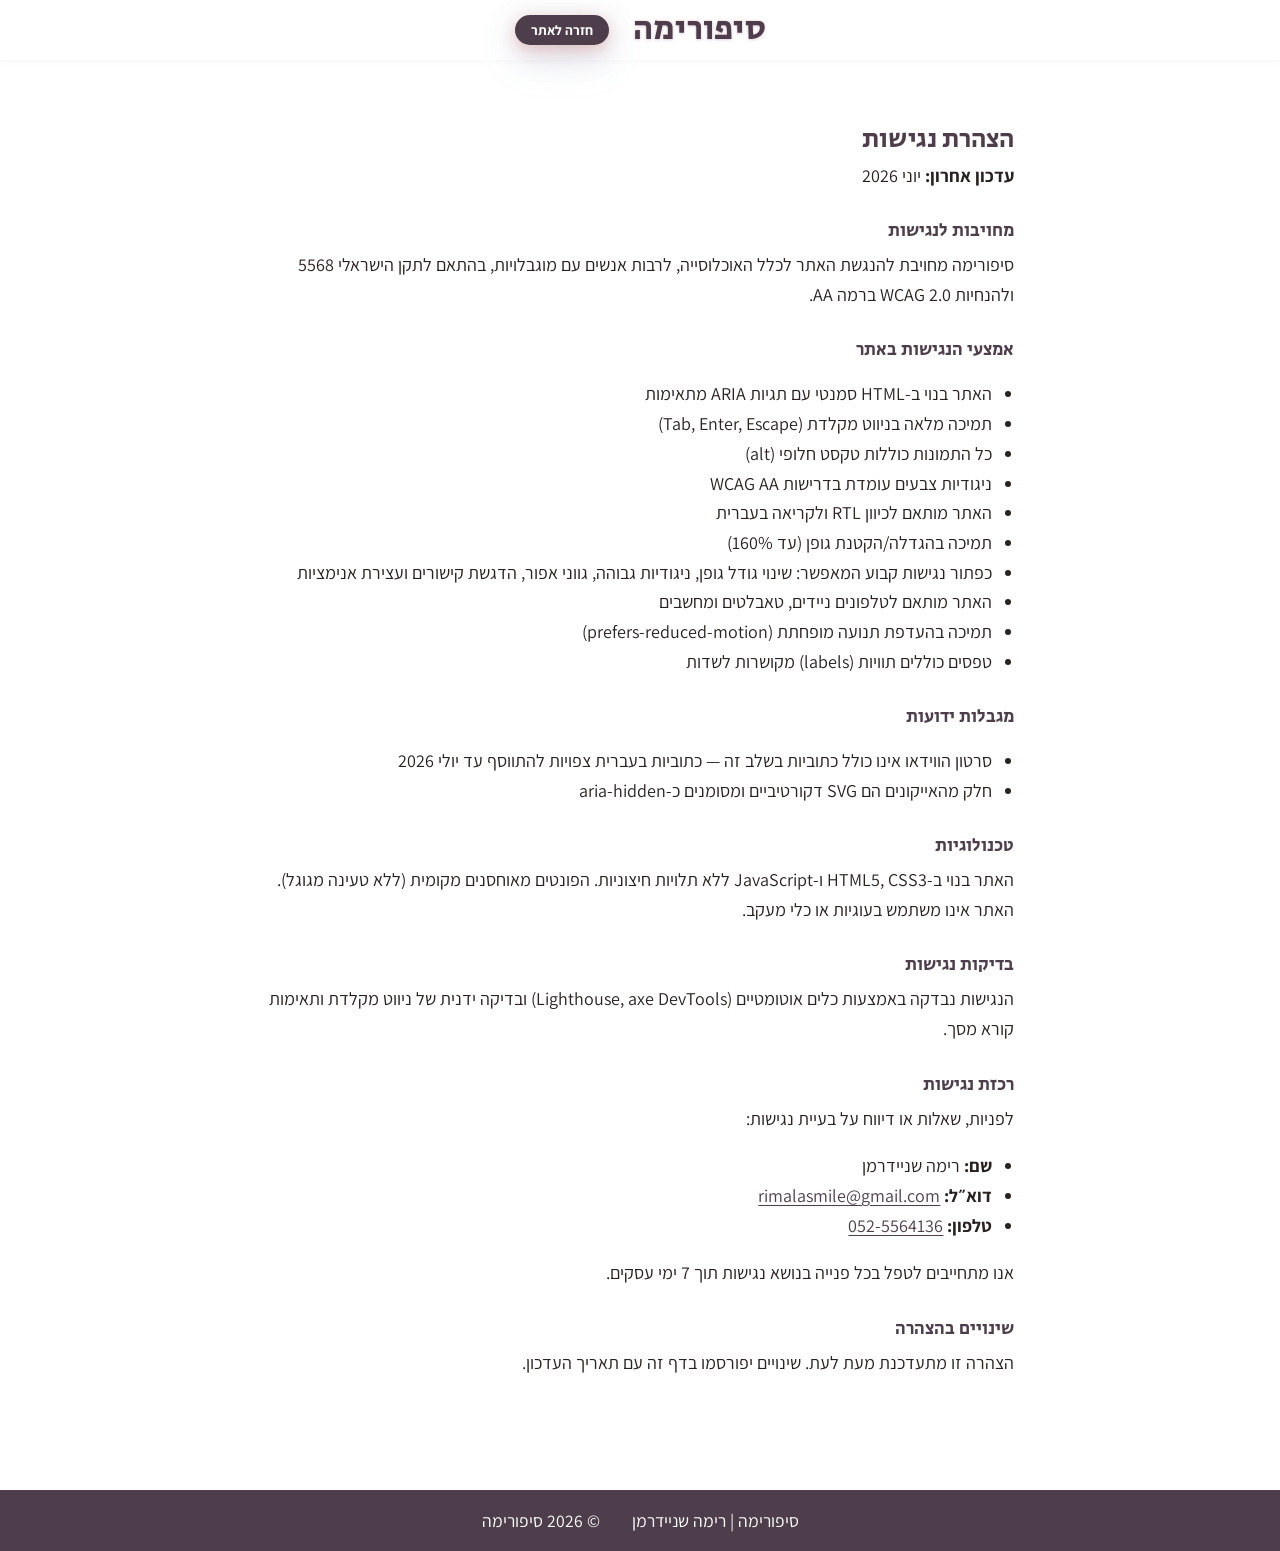
<file: website/accessibility.html>
<!DOCTYPE html>
<html lang="he" dir="rtl">
<head>
  <meta charset="UTF-8">
  <meta name="viewport" content="width=device-width, initial-scale=1.0">
  <title>הצהרת נגישות | סיפורימה</title>
  <meta name="description" content="הצהרת נגישות אתר סיפורימה — עמידה בתקן הישראלי 5568 וב-WCAG 2.0 AA. ניווט מקלדת, ניגודיות צבעים, טקסט חלופי לתמונות וכפתור נגישות קבוע.">
  <link rel="canonical" href="https://sipurima.com/accessibility.html">
  <link rel="icon" type="image/png" sizes="32x32" href="assets/favicon-32.png?v=2">
  <link rel="icon" type="image/png" sizes="16x16" href="assets/favicon-16.png?v=2">
  <link rel="apple-touch-icon" href="assets/apple-touch-icon.png?v=2">
  <link rel="stylesheet" href="style.css?v=4">
</head>
<body>
  <nav class="nav">
    <div class="container nav__inner">
      <a href="/" class="nav__brand">סיפורימה</a>
      <div class="nav__actions">
        <a href="/" class="btn btn--secondary btn--back">חזרה לאתר</a>
      </div>
    </div>
  </nav>

  <main>
    <div class="section">
      <div class="container content-page">
        <h1>הצהרת נגישות</h1>
        <p><strong>עדכון אחרון:</strong> יוני 2026</p>

        <h2>מחויבות לנגישות</h2>
        <p>סיפורימה מחויבת להנגשת האתר לכלל האוכלוסייה, לרבות אנשים עם מוגבלויות, בהתאם לתקן הישראלי 5568 ולהנחיות WCAG 2.0 ברמה AA.</p>

        <h2>אמצעי הנגישות באתר</h2>
        <ul>
          <li>האתר בנוי ב-HTML סמנטי עם תגיות ARIA מתאימות</li>
          <li>תמיכה מלאה בניווט מקלדת (Tab, Enter, Escape)</li>
          <li>כל התמונות כוללות טקסט חלופי (alt)</li>
          <li>ניגודיות צבעים עומדת בדרישות WCAG AA</li>
          <li>האתר מותאם לכיוון RTL ולקריאה בעברית</li>
          <li>תמיכה בהגדלה/הקטנת גופן (עד 160%)</li>
          <li>כפתור נגישות קבוע המאפשר: שינוי גודל גופן, ניגודיות גבוהה, גווני אפור, הדגשת קישורים ועצירת אנימציות</li>
          <li>האתר מותאם לטלפונים ניידים, טאבלטים ומחשבים</li>
          <li>תמיכה בהעדפת תנועה מופחתת (prefers-reduced-motion)</li>
          <li>טפסים כוללים תוויות (labels) מקושרות לשדות</li>
        </ul>

        <h2>מגבלות ידועות</h2>
        <ul>
          <li>סרטון הווידאו אינו כולל כתוביות בשלב זה — כתוביות בעברית צפויות להתווסף עד יולי 2026</li>
          <li>חלק מהאייקונים הם SVG דקורטיביים ומסומנים כ-aria-hidden</li>
        </ul>

        <h2>טכנולוגיות</h2>
        <p>האתר בנוי ב-HTML5, CSS3 ו-JavaScript ללא תלויות חיצוניות. הפונטים מאוחסנים מקומית (ללא טעינה מגוגל). האתר אינו משתמש בעוגיות או כלי מעקב.</p>

        <h2>בדיקות נגישות</h2>
        <p>הנגישות נבדקה באמצעות כלים אוטומטיים (Lighthouse, axe DevTools) ובדיקה ידנית של ניווט מקלדת ותאימות קורא מסך.</p>

        <h2>רכזת נגישות</h2>
        <p>לפניות, שאלות או דיווח על בעיית נגישות:</p>
        <ul>
          <li><strong>שם:</strong> רימה שניידרמן</li>
          <li><strong>דוא״ל:</strong> <a href="mailto:rimalasmile@gmail.com">rimalasmile@gmail.com</a></li>
          <li><strong>טלפון:</strong> <a href="tel:+972525564136">052-5564136</a></li>
        </ul>
        <p>אנו מתחייבים לטפל בכל פנייה בנושא נגישות תוך 7 ימי עסקים.</p>

        <h2>שינויים בהצהרה</h2>
        <p>הצהרה זו מתעדכנת מעת לעת. שינויים יפורסמו בדף זה עם תאריך העדכון.</p>
      </div>
    </div>
  </main>

  <footer class="footer">
    <div class="container footer__row">
      <p class="footer__name">סיפורימה | רימה שניידרמן</p>
      <p class="footer__credit">&copy; <span id="year"></span> סיפורימה</p>
    </div>
  </footer>
  <script src="script.js" defer></script>
</body>
</html>
</file>
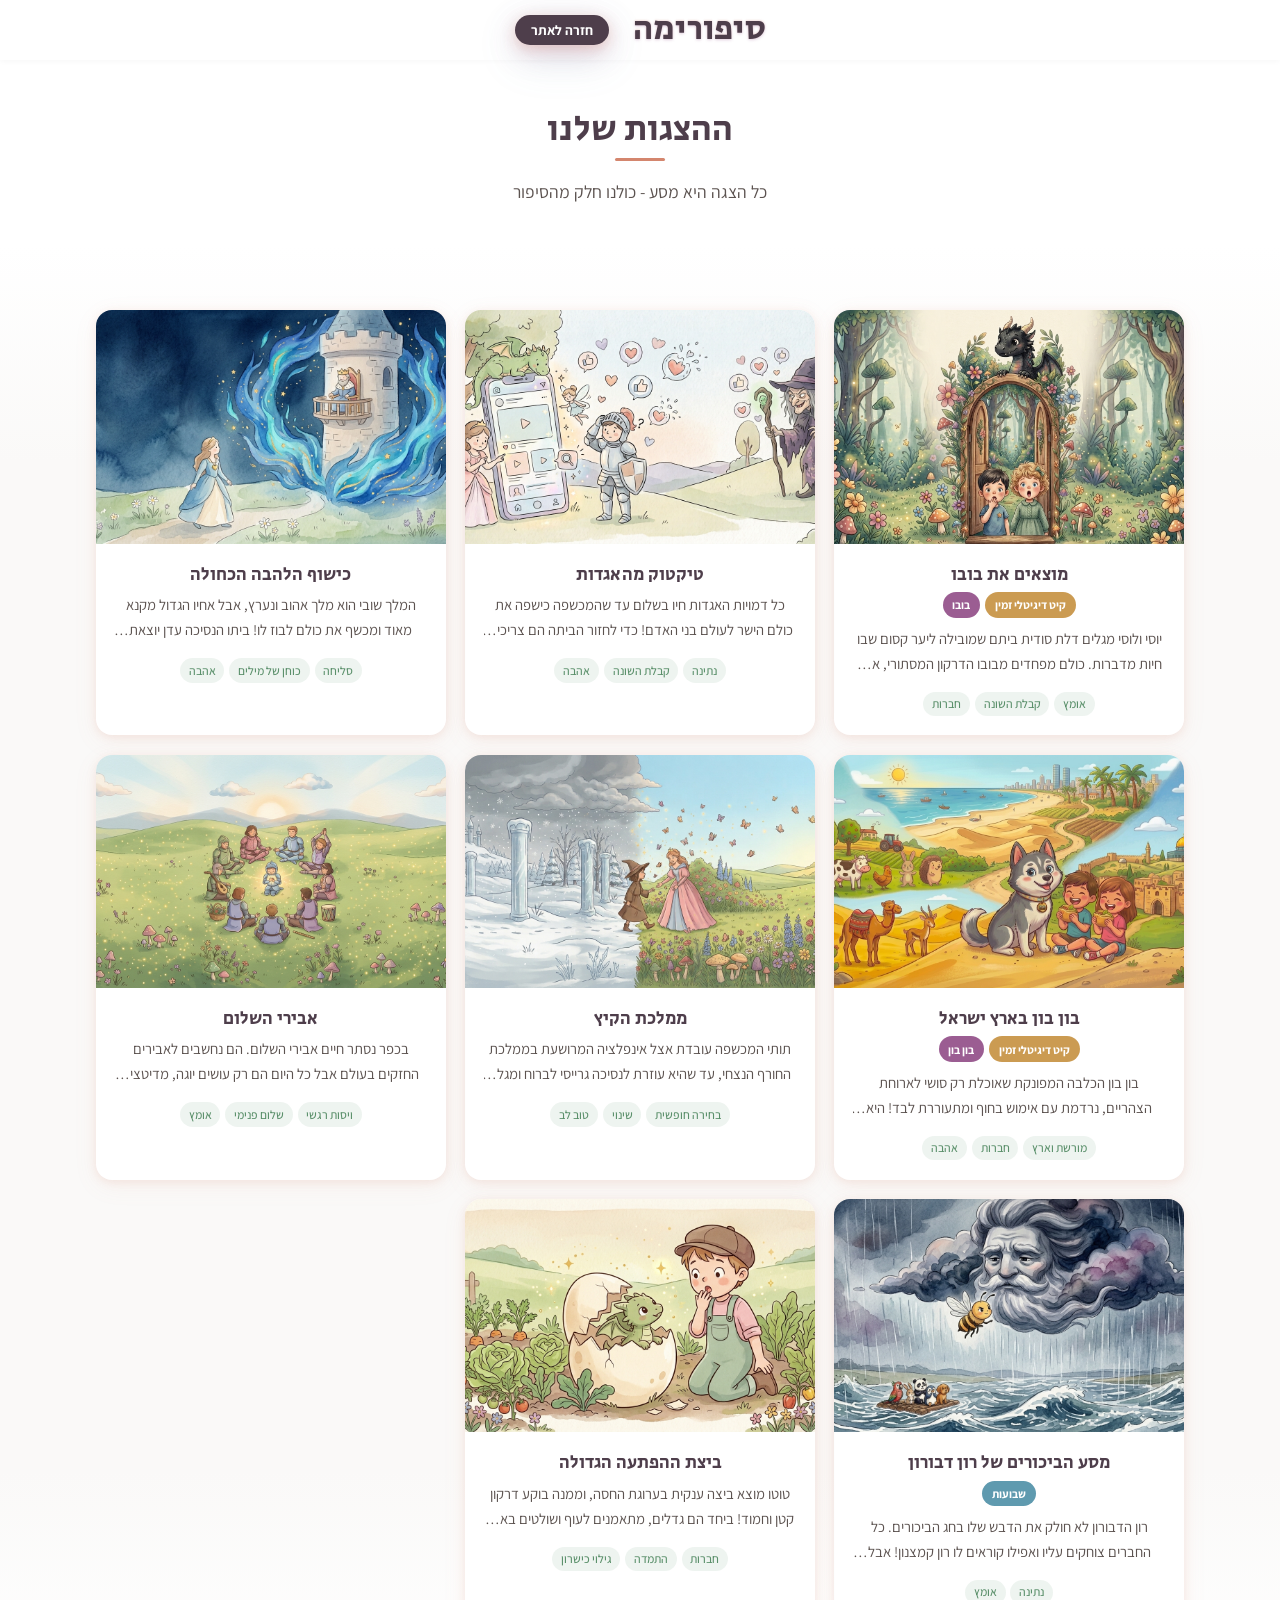
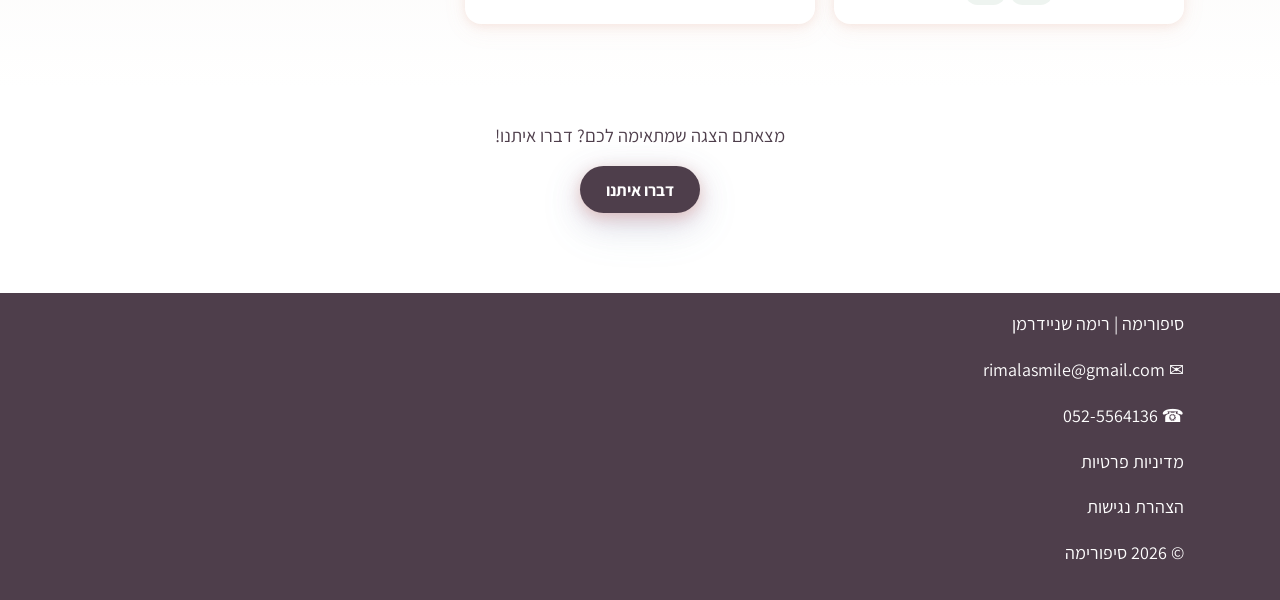
<file: website/catalog.html>
<!DOCTYPE html>
<html lang="he" dir="rtl">
<head>
  <meta charset="UTF-8">
  <meta name="viewport" content="width=device-width, initial-scale=1.0">
  <title>קטלוג הצגות | סיפורימה</title>
  <meta name="description" content="קטלוג ההצגות של סיפורימה - הצגות מקור בהשתתפות הילדים, לגנים, בתי ספר ואירועים. בחרו לפי ערכים, חגים או גיל.">
  <link rel="canonical" href="https://sipurima.com/catalog.html">
  <link rel="icon" type="image/png" sizes="32x32" href="assets/favicon-32.png?v=2">
  <link rel="icon" type="image/png" sizes="16x16" href="assets/favicon-16.png?v=2">
  <link rel="apple-touch-icon" href="assets/apple-touch-icon.png?v=2">
  <link rel="stylesheet" href="style.css?v=4">
</head>
<body>
  <nav class="nav">
    <div class="container nav__inner">
      <a href="/" class="nav__brand">סיפורימה</a>
      <div class="nav__actions">
        <a href="/" class="btn btn--secondary btn--back">חזרה לאתר</a>
      </div>
    </div>
  </nav>

  <main>
    <div class="page-header">
      <div class="container">
        <h1 class="section__title">ההצגות שלנו</h1>
        <div class="page-header__line page-header__line--pink"></div>
        <p class="catalog__subtitle">כל הצגה היא מסע - כולנו חלק מהסיפור</p>
      </div>
    </div>

    <div class="section catalog">
      <div class="container">

        <div class="catalog__grid" id="catalog-grid"></div>

        <p class="catalog__empty" id="catalog-empty" hidden>לא נמצאו הצגות לפי הסינון שבחרתם. נסו שילוב אחר!</p>

      </div>
    </div>

    <div class="section catalog__cta">
      <div class="container" style="text-align: center;">
        <p class="catalog__cta-text">מצאתם הצגה שמתאימה לכם? דברו איתנו!</p>
        <a href="https://wa.me/972525564136?text=%D7%94%D7%99%D7%99%20%D7%A8%D7%99%D7%9E%D7%94%2C%20%D7%90%D7%A9%D7%9E%D7%97%20%D7%9C%D7%A9%D7%9E%D7%95%D7%A2%20%D7%A2%D7%9C%20%D7%94%D7%94%D7%A6%D7%92%D7%95%D7%AA%20%D7%A9%D7%9C%D7%9A!" target="_blank" rel="noopener noreferrer" class="btn btn--primary">דברו איתנו</a>
      </div>
    </div>
  </main>

  <footer class="footer">
    <div class="container footer__inner">
      <p class="footer__brand">סיפורימה | רימה שניידרמן</p>
      <p>✉ <a href="mailto:rimalasmile@gmail.com">rimalasmile@gmail.com</a></p>
      <p>☎ <a href="tel:+972525564136">052-5564136</a></p>
      <p><a href="privacy.html">מדיניות פרטיות</a></p>
      <p><a href="accessibility.html">הצהרת נגישות</a></p>
      <p class="footer__credit">&copy; <span id="year"></span> סיפורימה</p>
    </div>
  </footer>

  <script>
  (function () {
    document.getElementById('year').textContent = new Date().getFullYear();

    // ═══════════ SHOW DATA ═══════════
    // Each show: id, title, synopsis, values[], series, holiday, hasKit
    // Rima picks ~20 from Bini's 40. Update this array to add/remove shows.
    // Images: place show poster at assets/images/shows/{id}.jpg (added later via Nano Banana)
    var shows = [
      {
        id: 'bobo-forest',
        title: 'מוצאים את בובו',
        synopsis: 'יוסי ולוסי מגלים דלת סודית ביתם שמובילה ליער קסום שבו חיות מדברות. כולם מפחדים מבובו הדרקון המסתורי, אבל כשהגיבורים יוצאים למצוא אותו הם מגלים שהוא בסך הכל דרקון קטן ומצונן שצריך כוס תה וחיבוק.',
        values: ['אומץ', 'קבלת השונה', 'חברות'],
        series: 'בובו',
        holiday: null,
        hasKit: true
      },
      {
        id: 'forest-asleep',
        title: 'היער הקסום שלא התעורר',
        synopsis: 'יער קסום נרדם יום אחד ולא התעורר. הצבעים נעלמו, השעון הקסום נעצר והכל קפא. הילדים יוצאים למסע למציאת ארבעה מפתחות קסומים עד שהיער חוזר לחיים!',
        values: ['שיתוף פעולה', 'דמיון', 'מיינדפולנס'],
        series: 'בובו',
        holiday: null,
        hasKit: false
      },
      {
        id: 'tiktok',
        title: 'טיקטוק מהאגדות',
        synopsis: 'כל דמויות האגדות חיו בשלום עד שהמכשפה כישפה את כולם הישר לעולם בני האדם! כדי לחזור הביתה הם צריכים למצוא המון המון אהבה. הם מנסים לקבל אותה בטיקטוק, אבל בסופו של דבר לומדים שאהבה אמיתית לא באה מלייקים.',
        values: ['נתינה', 'קבלת השונה', 'אהבה'],
        series: null,
        holiday: null,
        hasKit: false
      },
      {
        id: 'blue-flame',
        title: 'כישוף הלהבה הכחולה',
        synopsis: 'המלך שובי הוא מלך אהוב ונערץ, אבל אחיו הגדול מקנא מאוד ומכשף את כולם לבוז לו! ביתו הנסיכה עדן יוצאת למסע לשבירת הכישוף, ויחד אנחנו מגלים מה הכח הכי חזק בעולם.',
        values: ['סליחה', 'כוחן של מילים', 'אהבה'],
        series: null,
        holiday: null,
        hasKit: false
      },
      {
        id: 'bonbon-israel',
        title: 'בון בון בארץ ישראל',
        synopsis: 'בון בון הכלבה המפונקת שאוכלת רק סושי לארוחת הצהריים, נרדמת עם אימוש בחוף ומתעוררת לבד! היא יוצאת למסע מרגש ברחבי ישראל, מקיבוץ נחשולים דרך אילת ועד הכותל, ובכל מקום מגלה חברים חדשים ומקומות נפלאים ואפילו אהבה מפתיעה לפיתה עם חומוס ומלפפון חמוץ!',
        values: ['מורשת וארץ', 'חברות', 'אהבה'],
        series: 'בון בון',
        holiday: null,
        hasKit: true
      },
      {
        id: 'bonbon-time',
        title: 'בון בון והמסע בזמן',
        synopsis: 'בון בון מגלה דלת מזהב מסתורית שלוקחת אותה אחורה בזמן, לשנת 1948! שם היא פוגשת את דוד בן גוריון ביום שבו הוכרזה מדינת ישראל, וחווה את הרגעים ההיסטוריים מקרוב.',
        values: ['מורשת וארץ', 'אומץ', 'זהות'],
        series: 'בון בון',
        holiday: null,
        hasKit: false
      },
      {
        id: 'bonbon-kalanit',
        title: 'בון בון וחברים מצילים את כלנית',
        synopsis: 'בון בון כמעט קוטפת כלנית, אבל מגלה שזה פרח מוגן! כשכלנית המדברת מספרת שכל הפרחים נעלמו, בון בון יוצאת למסע ומגלה שדווקא הדבורים הן המפתח להצלת הטבע.',
        values: ['קיימות', 'סקרנות'],
        series: 'בון בון',
        holiday: null,
        hasKit: false
      },
      {
        id: 'summer-kingdom',
        title: 'ממלכת הקיץ',
        synopsis: 'תותי המכשפה עובדת אצל אינפלציה המרושעת בממלכת החורף הנצחי, עד שהיא עוזרת לנסיכה גרייסי לברוח ומגלה שאפילו מי שנולד "רע" יכול לבחור להיות טוב.',
        values: ['בחירה חופשית', 'שינוי', 'טוב לב'],
        series: null,
        holiday: null,
        hasKit: false
      },
      {
        id: 'peace-knights',
        title: 'אבירי השלום',
        synopsis: 'בכפר נסתר חיים אבירי השלום. הם נחשבים לאבירים החזקים בעולם אבל כל היום הם רק עושים יוגה, מדיטציה ושרים שירים! שליו הקטן, בן הכפר רוצה להיות האביר הכי חזק ולהלחם. הוא יוצא לחפש "לוחמים אמיתיים" ומטפס על הר המלחמה, רק כדי לגלות שהכח האמיתי לא נמצא בחרב.',
        values: ['ויסות רגשי', 'שלום פנימי', 'אומץ'],
        series: null,
        holiday: null,
        hasKit: false
      },
      {
        id: 'ron-dvoron',
        title: 'מסע הביכורים של רון דבורון',
        synopsis: 'רון הדבורון לא חולק את הדבש שלו בחג הביכורים. כל החברים צוחקים עליו ואפילו קוראים לו רון קמצנון! אבל כשהסופה מאיימת על כולם, דווקא רון הקטן מסכן את עצמו כדי להציל אותם ומלמד את כולם שנתינה מגיעה בהרבה צורות.',
        values: ['נתינה', 'אומץ'],
        series: null,
        holiday: 'שבועות',
        hasKit: false
      },
      {
        id: 'dragon-egg',
        title: 'ביצת ההפתעה הגדולה',
        synopsis: 'טוטו מוצא ביצה ענקית בערוגת החסה, וממנה בוקע דרקון קטן וחמוד! ביחד הם גדלים, מתאמנים לעוף ושולטים באש, ורק אחרי שהם נפרדים, הם מגלים שדווקא ביחד הם יכולים ליצור דברים מדהימים.',
        values: ['חברות', 'התמדה', 'גילוי כישרון'],
        series: null,
        holiday: null,
        hasKit: false
      },
      {
        id: 'savta-metuka',
        title: 'סבתא מטקה וסבא קוקי',
        synopsis: 'סבתא זפתא רוצה רק מנוחה, טלוויזיה וכוס תה, אבל הנכדים גוררים אותה לקמפינג! במסע המשוגע היא מדליקה מדורה בשלט טלוויזיה, וסבא מגיע הפוך ושואל "הגעתי לגואטמלה?"',
        values: ['הומור', 'משפחה', 'הרפתקה'],
        series: null,
        holiday: null,
        hasKit: false
      },
      {
        id: 'spring-passover',
        title: 'סיפור אביבי לפסח',
        synopsis: 'אילן שובר בטעות את הכנף של פרפר האביב, ואם הפרפר לא יצא למחול האביב, האביב לא יגיע! אילן יוצא למסע מלא פילים ישנוניים, צפרדעים מתלהבות ונסיכת קרח מאיימת.',
        values: ['אחריות', 'קיימות'],
        series: null,
        holiday: 'פסח',
        hasKit: false
      },
      {
        id: 'egypt-exodus',
        title: 'יציאת מצרים, 40 שנה במדבר',
        synopsis: 'לילי לא מבינה למה צריך לאכול מצות עד שסבא פותח ספר קסום ופתאום היא במצריים העתיקה! היא עוברת את ים סוף ולומדת שגם כשמפחדים "אנחנו לא לבד, אנחנו ביחד".',
        values: ['אמונה', 'אומץ', 'מורשת וארץ'],
        series: null,
        holiday: 'פסח',
        hasKit: false
      },
      {
        id: 'purim-party',
        title: 'המסיבה של מרדכי, אחשוורוש ואסתר',
        synopsis: 'אסתר רוצה לחגוג את פורים ולזכור את האומץ אבל היועצים מציעים רעיונות מטופשים! עד שבועז הליצן מציע להכין עוגיות בצורת האוזניים של המן ומרדכי מארגן מסיבה ענקית.',
        values: ['אומץ', 'שמחה'],
        series: null,
        holiday: 'פורים',
        hasKit: false
      },
      {
        id: 'bee-sukkah',
        title: 'הדבורה בסוכה',
        synopsis: 'יונתן ומיה בונים סוכה ופתאום מגיעה דבורה מודאגת! היא מכווצת את הילדים ולוקחת אותם לכוורת, שם מתגלה שהפרחים נעלמו. ביחד הם מנקים, הפרחים חוזרים והדבש חוזר לזרום.',
        values: ['קיימות', 'משפחה'],
        series: null,
        holiday: 'סוכות',
        hasKit: false
      },
      {
        id: 'triton',
        title: 'טריטון רקדן הים',
        synopsis: 'טריטון רוצה לרקוד אבל אבא אומר שרק בנות רוקדות! הוא יוצא למסע למציאת מלך הריקודים של הים ובסוף אבא מודה שטעה.',
        values: ['שוויון מגדרי', 'ביטוי עצמי', 'אומץ'],
        series: null,
        holiday: null,
        hasKit: false
      },
      {
        id: 'barbie-pirates',
        title: 'ברבי מלכת הפיראטים',
        synopsis: 'טום, הבן של ברבי, נחטף על ידי פיראטים! ברבי יוצאת להצלה עם פינקי השדונית, משה היוניקורן ונטע הפרפרים. ביחד הן מוכיחות שבנות יכולות הכל.',
        values: ['העצמה', 'שוויון מגדרי', 'שיתוף פעולה'],
        series: null,
        holiday: null,
        hasKit: false
      },
      {
        id: 'scared-wolf',
        title: 'הזאב הפחדן',
        synopsis: 'פעם היה זאב שפחד מהכל - ממלפפונים, מדלתות ואפילו מגורי חתולים! הוא יצא למסע אל הר האש וגילה שאומץ אמיתי הוא לא להפסיק לפחד אלא להמשיך בכל זאת.',
        values: ['אומץ', 'חברות'],
        series: null,
        holiday: null,
        hasKit: false
      },
      {
        id: 'secret-forest',
        title: 'היער הסודי',
        synopsis: 'שושן ואלון חיים בעיר עתידנית בלי עץ אחד, אבל אמא מספרת אגדות על "צמחים ענקיים שנקראים עצים". הם יוצאים עם תוכי שר למצוא את היער הסודי האחרון.',
        values: ['קיימות', 'תקווה'],
        series: null,
        holiday: null,
        hasKit: false
      }
    ];

    var showsWithPoster = ['bobo-forest', 'tiktok', 'blue-flame', 'bonbon-israel', 'summer-kingdom', 'peace-knights', 'ron-dvoron', 'dragon-egg'];
    shows = shows.filter(function (s) { return showsWithPoster.indexOf(s.id) !== -1; });

    // ═══════════ RENDER GRID ═══════════
    function renderGrid() {
      var grid = document.getElementById('catalog-grid');
      var empty = document.getElementById('catalog-empty');
      grid.innerHTML = '';
      var count = 0;

      shows.forEach(function (show) {
        count++;

        var card = document.createElement('article');
        card.className = 'catalog-card';

        var badges = '';
        if (show.hasKit) badges += '<span class="catalog-card__kit-badge">קיט דיגיטלי זמין</span>';
        if (show.series) badges += '<span class="catalog-card__series-badge">' + show.series + '</span>';
        if (show.holiday) badges += '<span class="catalog-card__holiday-badge">' + show.holiday + '</span>';

        var valueTags = show.values.map(function (v) {
          return '<span class="catalog-card__value">' + v + '</span>';
        }).join('');

        var imgSrc = 'assets/images/shows/' + show.id + '.png';

        card.innerHTML =
          '<div class="catalog-card__poster">' +
            '<img class="catalog-card__poster-img" src="' + imgSrc + '" alt="' + show.title + '" onerror="this.parentElement.innerHTML=\'<div class=catalog-card__poster-placeholder></div>\'">' +
          '</div>' +
          '<div class="catalog-card__body">' +
            '<h2 class="catalog-card__title">' + show.title + '</h2>' +
            (badges ? '<div class="catalog-card__badges">' + badges + '</div>' : '') +
            '<p class="catalog-card__synopsis">' + show.synopsis + '</p>' +
            '<div class="catalog-card__values">' + valueTags + '</div>' +
          '</div>';

        card.addEventListener('click', function () {
          card.classList.toggle('catalog-card--expanded');
        });

        grid.appendChild(card);
      });

      empty.hidden = count > 0;
    }

    // ═══════════ INIT ═══════════
    renderGrid();
  })();
  </script>
</body>
</html>
</file>
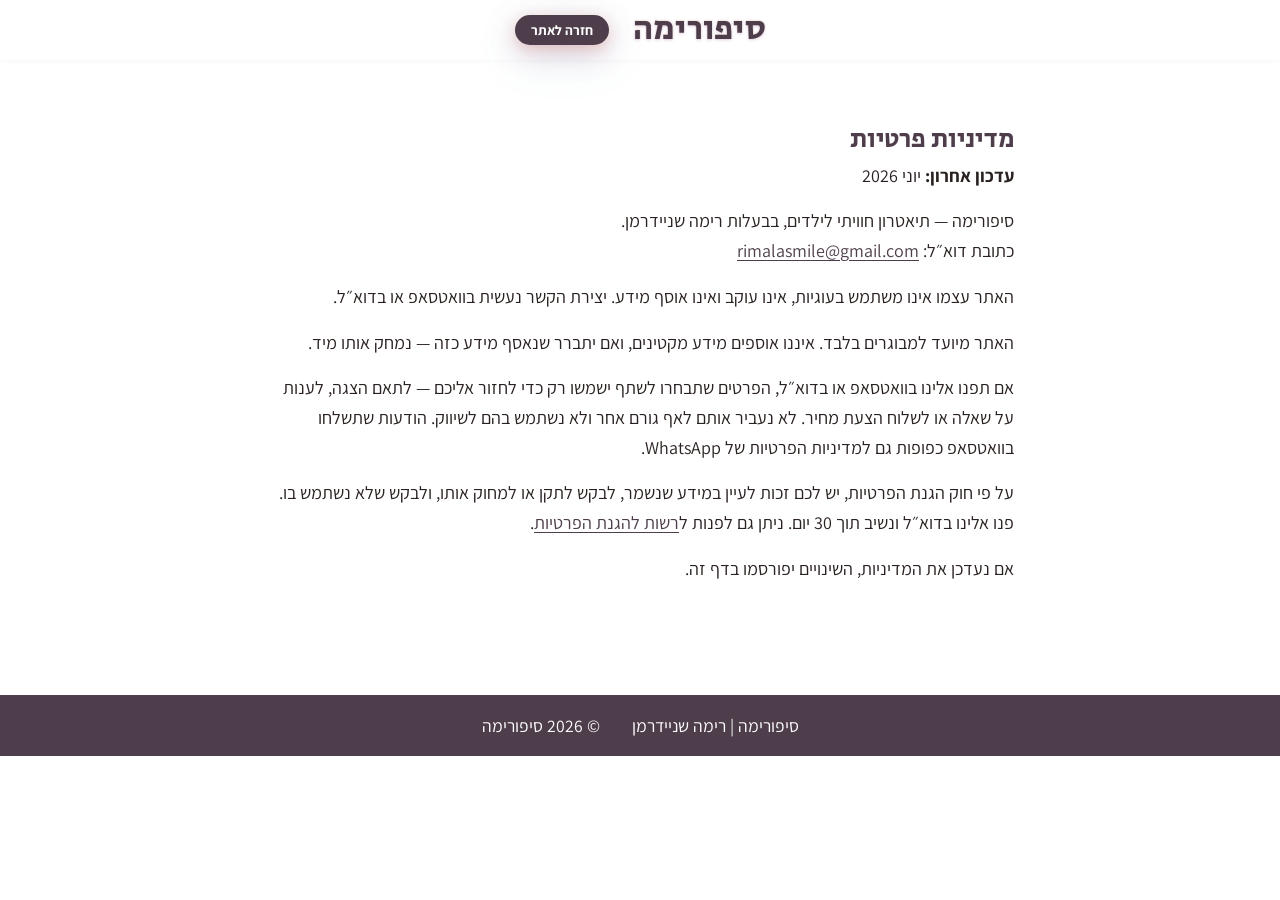
<file: website/privacy.html>
<!DOCTYPE html>
<html lang="he" dir="rtl">
<head>
  <meta charset="UTF-8">
  <meta name="viewport" content="width=device-width, initial-scale=1.0">
  <title>מדיניות פרטיות | סיפורימה</title>
  <meta name="robots" content="noindex">
  <link rel="canonical" href="https://sipurima.com/privacy.html">
  <link rel="icon" type="image/png" sizes="32x32" href="assets/favicon-32.png?v=2">
  <link rel="icon" type="image/png" sizes="16x16" href="assets/favicon-16.png?v=2">
  <link rel="apple-touch-icon" href="assets/apple-touch-icon.png?v=2">
  <link rel="stylesheet" href="style.css?v=4">
</head>
<body>
  <nav class="nav">
    <div class="container nav__inner">
      <a href="/" class="nav__brand">סיפורימה</a>
      <div class="nav__actions">
        <a href="/" class="btn btn--secondary btn--back">חזרה לאתר</a>
      </div>
    </div>
  </nav>

  <main>
    <div class="section">
      <div class="container content-page">
        <h1>מדיניות פרטיות</h1>
        <p><strong>עדכון אחרון:</strong> יוני 2026</p>

        <p>סיפורימה — תיאטרון חוויתי לילדים, בבעלות רימה שניידרמן.<br>כתובת דוא״ל: <a href="mailto:rimalasmile@gmail.com">rimalasmile@gmail.com</a></p>

        <p>האתר עצמו אינו משתמש בעוגיות, אינו עוקב ואינו אוסף מידע. יצירת הקשר נעשית בוואטסאפ או בדוא״ל.</p>

        <p>האתר מיועד למבוגרים בלבד. איננו אוספים מידע מקטינים, ואם יתברר שנאסף מידע כזה — נמחק אותו מיד.</p>

        <p>אם תפנו אלינו בוואטסאפ או בדוא״ל, הפרטים שתבחרו לשתף ישמשו רק כדי לחזור אליכם — לתאם הצגה, לענות על שאלה או לשלוח הצעת מחיר. לא נעביר אותם לאף גורם אחר ולא נשתמש בהם לשיווק. הודעות שתשלחו בוואטסאפ כפופות גם למדיניות הפרטיות של WhatsApp.</p>

        <p>על פי חוק הגנת הפרטיות, יש לכם זכות לעיין במידע שנשמר, לבקש לתקן או למחוק אותו, ולבקש שלא נשתמש בו. פנו אלינו בדוא״ל ונשיב תוך 30 יום. ניתן גם לפנות ל<a href="https://www.gov.il/he/departments/the_privacy_protection_authority">רשות להגנת הפרטיות</a>.</p>

        <p>אם נעדכן את המדיניות, השינויים יפורסמו בדף זה.</p>
      </div>
    </div>
  </main>

  <footer class="footer">
    <div class="container footer__row">
      <p class="footer__name">סיפורימה | רימה שניידרמן</p>
      <p class="footer__credit">&copy; <span id="year"></span> סיפורימה</p>
    </div>
  </footer>
  <script src="script.js" defer></script>
</body>
</html>
</file>
<file: website/style.css>
/* =============================================================
   Sipurima — v3 stylesheet
   Mobile-first, RTL, vanilla CSS.
   Palette: holographic rainbow on white — psychedelic glow accents.
   ============================================================= */

/* ============ Self-hosted fonts ============ */
@font-face {
  font-family: 'Assistant';
  font-style: normal;
  font-weight: 300 700;
  font-display: swap;
  src: url(assets/fonts/assistant-hebrew.woff2) format('woff2');
  unicode-range: U+0307-0308, U+0590-05FF, U+200C-2010, U+20AA, U+25CC, U+FB1D-FB4F;
}
@font-face {
  font-family: 'Assistant';
  font-style: normal;
  font-weight: 300 700;
  font-display: swap;
  src: url(assets/fonts/assistant-latin-ext.woff2) format('woff2');
  unicode-range: U+0100-02BA, U+02BD-02C5, U+02C7-02CC, U+02CE-02D7, U+02DD-02FF, U+0304, U+0308, U+0329, U+1D00-1DBF, U+1E00-1E9F, U+1EF2-1EFF, U+2020, U+20A0-20AB, U+20AD-20C0, U+2113, U+2C60-2C7F, U+A720-A7FF;
}
@font-face {
  font-family: 'Assistant';
  font-style: normal;
  font-weight: 300 700;
  font-display: swap;
  src: url(assets/fonts/assistant-latin.woff2) format('woff2');
  unicode-range: U+0000-00FF, U+0131, U+0152-0153, U+02BB-02BC, U+02C6, U+02DA, U+02DC, U+0304, U+0308, U+0329, U+2000-206F, U+20AC, U+2122, U+2191, U+2193, U+2212, U+2215, U+FEFF, U+FFFD;
}
@font-face {
  font-family: 'Secular One';
  font-style: normal;
  font-weight: 400;
  font-display: swap;
  src: url(assets/fonts/secular-one-hebrew.woff2) format('woff2');
  unicode-range: U+0307-0308, U+0590-05FF, U+200C-2010, U+20AA, U+25CC, U+FB1D-FB4F;
}
@font-face {
  font-family: 'Secular One';
  font-style: normal;
  font-weight: 400;
  font-display: swap;
  src: url(assets/fonts/secular-one-latin-ext.woff2) format('woff2');
  unicode-range: U+0100-02BA, U+02BD-02C5, U+02C7-02CC, U+02CE-02D7, U+02DD-02FF, U+0304, U+0308, U+0329, U+1D00-1DBF, U+1E00-1E9F, U+1EF2-1EFF, U+2020, U+20A0-20AB, U+20AD-20C0, U+2113, U+2C60-2C7F, U+A720-A7FF;
}
@font-face {
  font-family: 'Secular One';
  font-style: normal;
  font-weight: 400;
  font-display: swap;
  src: url(assets/fonts/secular-one-latin.woff2) format('woff2');
  unicode-range: U+0000-00FF, U+0131, U+0152-0153, U+02BB-02BC, U+02C6, U+02DA, U+02DC, U+0304, U+0308, U+0329, U+2000-206F, U+20AC, U+2122, U+2191, U+2193, U+2212, U+2215, U+FEFF, U+FFFD;
}
@font-face {
  font-family: 'Heebo';
  font-style: normal;
  font-weight: 700 900;
  font-display: swap;
  src: url(assets/fonts/heebo-hebrew.woff2) format('woff2');
  unicode-range: U+0307-0308, U+0590-05FF, U+200C-2010, U+20AA, U+25CC, U+FB1D-FB4F;
}
@font-face {
  font-family: 'Heebo';
  font-style: normal;
  font-weight: 700 900;
  font-display: swap;
  src: url(assets/fonts/heebo-latin-ext.woff2) format('woff2');
  unicode-range: U+0100-02BA, U+02BD-02C5, U+02C7-02CC, U+02CE-02D7, U+02DD-02FF, U+0304, U+0308, U+0329, U+1D00-1DBF, U+1E00-1E9F, U+1EF2-1EFF, U+2020, U+20A0-20AB, U+20AD-20C0, U+2113, U+2C60-2C7F, U+A720-A7FF;
}
@font-face {
  font-family: 'Heebo';
  font-style: normal;
  font-weight: 700 900;
  font-display: swap;
  src: url(assets/fonts/heebo-latin.woff2) format('woff2');
  unicode-range: U+0000-00FF, U+0131, U+0152-0153, U+02BB-02BC, U+02C6, U+02DA, U+02DC, U+0304, U+0308, U+0329, U+2000-206F, U+20AC, U+2122, U+2191, U+2193, U+2212, U+2215, U+FEFF, U+FFFD;
}

:root {
  --heading: #4E3E4B;
  --accent-pink: #D4866E;
  --accent-purple: #9B5D92;
  --accent-blue: #5F9AAF;
  --accent-green: #5B906B;
  --accent-gold: #CB9B52;
  --ink: #2A2220;
  --ink-soft: #5C5350;
  --ink-muted: #6B6260;
  --bg: #fff;
  --bg-alt: #FAF9F8;
  --wa-green: #25D366;
  --wa-green-dark: #1EB354;

  --glow: 0 4px 18px rgba(155,93,146,0.14), 0 12px 38px rgba(176,74,42,0.10), 0 20px 58px rgba(91,144,107,0.06);
  --glow-hover: 0 6px 24px rgba(155,93,146,0.22), 0 18px 50px rgba(176,74,42,0.14), 0 28px 74px rgba(91,144,107,0.09);
  --glow-subtle: 0 3px 14px rgba(155,93,146,0.12), 0 8px 30px rgba(176,74,42,0.08), 0 14px 46px rgba(91,144,107,0.05);
  --glow-subtle-hover: 0 6px 22px rgba(155,93,146,0.20), 0 16px 44px rgba(176,74,42,0.12), 0 24px 64px rgba(91,144,107,0.08);

  --radius: 16px;
  --radius-sm: 10px;

  --space-1: 0.5rem;
  --space-2: 1rem;
  --space-3: 1.5rem;
  --space-4: 2rem;
  --space-5: 3rem;
  --space-6: 4rem;

  --max-w: 1120px;
}

@keyframes shimmer {
  0% { background-position: -200% center; }
  100% { background-position: 200% center; }
}


.svg-sprite { display: none; }

* { box-sizing: border-box; }

html {
  scroll-behavior: smooth;
  -webkit-text-size-adjust: 100%;
}

body {
  margin: 0;
  padding-top: 60px;
  overflow-x: hidden;
  position: relative;
  font-family: 'Assistant', system-ui, -apple-system, 'Segoe UI', Arial, sans-serif;
  font-size: 18px;
  line-height: 1.65;
  color: var(--ink);
  background: var(--bg);
  direction: rtl;
  text-align: right;
  -webkit-font-smoothing: antialiased;
}

h1, h2, h3 {
  font-family: 'Secular One', 'Assistant', Arial, sans-serif;
  color: var(--heading);
  line-height: 1.25;
  margin: 0 0 var(--space-2);
}

h1 { font-size: clamp(1.8rem, 6vw, 3rem); font-weight: 400; }
h2 { font-size: clamp(1.5rem, 4.5vw, 2.2rem); font-weight: 400; }
h3 { font-size: 1.2rem; font-weight: 400; }

p { margin: 0 0 var(--space-2); }
mark { background: none; color: var(--heading); font-weight: 500; padding: 0; }

a { color: var(--heading); text-decoration: underline; text-underline-offset: 3px; }
a:hover, a:focus { color: var(--accent-pink); }

img { max-width: 100%; height: auto; display: block; }

.container {
  width: 100%;
  max-width: var(--max-w);
  margin: 0 auto;
  padding: 0 var(--space-2);
  position: relative;
  z-index: 2;
}

.visually-hidden,
.sr-only {
  position: absolute !important;
  width: 1px; height: 1px;
  padding: 0; margin: -1px;
  overflow: hidden; clip: rect(0,0,0,0);
  white-space: nowrap; border: 0;
}

/* ============ Nav ============ */
.nav {
  position: fixed;
  top: 0;
  right: 0;
  left: 0;
  z-index: 200;
  height: 60px;
  background: rgba(255, 255, 255, 0.95);
  backdrop-filter: blur(8px);
  -webkit-backdrop-filter: blur(8px);
  box-shadow: 0 1px 6px rgba(0, 0, 0, 0.04);
}

.nav__inner {
  display: flex;
  align-items: center;
  justify-content: center;
  gap: 1.5rem;
  height: 60px;
}

.nav__brand {
  text-decoration: none;
  font-family: 'Secular One', 'Assistant', sans-serif;
  font-weight: 400;
  font-size: 2.1rem;
  color: var(--heading);
  text-shadow: 0 1px 3px rgba(155,93,146,0.3), 0 -1px 2px rgba(212,134,110,0.2);
  transition: text-shadow 0.3s;
}
.nav__brand:hover {
  color: var(--heading);
  text-shadow:
    0 0 10px rgba(155,93,146,0.55),
    0 0 24px rgba(212,134,110,0.4),
    0 0 44px rgba(91,144,107,0.25);
}

.nav__links {
  list-style: none;
  margin: 0;
  padding: 0;
  display: flex;
  align-items: center;
  gap: 0.15rem;
}

.nav__links a {
  display: block;
  padding: 0.4rem 1rem;
  text-decoration: none;
  color: var(--ink);
  font-weight: 400;
  font-size: 1.55rem;
  white-space: nowrap;
  border-radius: 999px;
  transition: background 0.15s;
}
.nav__links a:hover,
.nav__links a:focus                                    { color: var(--heading); font-weight: 700; }
.nav__links a[data-section="shows"]:hover,
.nav__links a[data-section="shows"]:focus              { background: rgba(212,134,110,0.2); }
.nav__links a[data-section="about"]:hover,
.nav__links a[data-section="about"]:focus              { background: rgba(155,93,146,0.18); }
.nav__links a[data-section="faq"]:hover,
.nav__links a[data-section="faq"]:focus                { background: rgba(210,120,50,0.2); }
.nav__links a[data-section="contact"]:hover,
.nav__links a[data-section="contact"]:focus            { background: rgba(95,154,175,0.22); }

.nav__links a.is-active                                { color: var(--heading); font-weight: 700; }
.nav__links a[data-section="shows"].is-active          { background: rgba(212,134,110,0.25); }
.nav__links a[data-section="about"].is-active          { background: rgba(155,93,146,0.22); }
.nav__links a[data-section="faq"].is-active            { background: rgba(210,120,50,0.25); }
.nav__links a[data-section="contact"].is-active        { background: rgba(95,154,175,0.28); }

/* Hamburger — hidden on desktop, visible on mobile via media query */
.nav__toggle {
  display: none;
  flex-direction: column;
  gap: 5px;
  background: none;
  border: none;
  cursor: pointer;
  padding: 6px;
}
.nav__toggle span {
  display: block;
  width: 24px;
  height: 2.5px;
  background: var(--heading);
  border-radius: 2px;
  transition: transform 0.2s, opacity 0.2s;
}
.nav__toggle[aria-expanded="true"] span:nth-child(1) { transform: translateY(7.5px) rotate(45deg); }
.nav__toggle[aria-expanded="true"] span:nth-child(2) { opacity: 0; }
.nav__toggle[aria-expanded="true"] span:nth-child(3) { transform: translateY(-7.5px) rotate(-45deg); }

/* Nav actions container */
.nav__actions { display: flex; align-items: center; gap: 0.5rem; }

/* Language switcher */
.nav__lang {
  display: inline-flex;
  align-items: center;
  justify-content: center;
  text-decoration: none;
  font-family: 'Assistant', sans-serif;
  font-weight: 700;
  font-size: 0.78rem;
  letter-spacing: 0.04em;
  color: var(--heading);
  background: rgba(155,93,146,0.1);
  border-radius: 999px;
  padding: 0.25rem 0.6rem;
  transition: background 0.15s, color 0.15s;
}
.nav__lang:hover, .nav__lang:focus {
  background: rgba(155,93,146,0.25);
  color: var(--heading);
}

.scroll-section { scroll-margin-top: 60px; }

.icon {
  display: inline-block;
  vertical-align: middle;
  flex-shrink: 0;
}

/* ============ Buttons ============ */
.btn {
  display: inline-flex;
  align-items: center;
  justify-content: center;
  gap: 0.5rem;
  padding: 0.85rem 1.6rem;
  border-radius: 999px;
  font-family: 'Assistant', sans-serif;
  font-size: 1.05rem;
  font-weight: 700;
  text-decoration: none;
  border: 2px solid transparent;
  cursor: pointer;
  transition: transform 0.15s ease, box-shadow 0.15s ease, background-color 0.15s ease;
  line-height: 1.2;
}
.btn:hover, .btn:focus {
  transform: translateY(-1px);
}
.btn:focus-visible {
  outline: 3px solid var(--accent-purple);
  outline-offset: 2px;
}
.btn--primary,
.btn--secondary {
  background: var(--heading);
  color: #fff;
  border: none;
  box-shadow: 0 4px 14px rgba(212,134,110,0.3), 0 8px 28px rgba(155,93,146,0.25), 0 14px 44px rgba(95,154,175,0.15);
  transition: transform 0.15s, box-shadow 0.3s;
}
.btn--primary:hover, .btn--primary:focus,
.btn--secondary:hover, .btn--secondary:focus {
  color: #fff;
  box-shadow: 0 6px 20px rgba(212,134,110,0.45), 0 12px 38px rgba(155,93,146,0.35), 0 20px 58px rgba(95,154,175,0.2);
}
.btn--large { padding: 1.05rem 2rem; font-size: 1.15rem; }
.btn--block { display: flex; width: 100%; }

/* ============ Sections ============ */
.section {
  padding: var(--space-5) 0;
}
.section:nth-child(even) {
  background: linear-gradient(to bottom, var(--bg) 0%, var(--bg-alt) 15%, var(--bg-alt) 85%, var(--bg) 100%);
}
.section__title {
  text-align: center;
  margin-bottom: var(--space-3);
  font-size: clamp(1.6rem, 5vw, 2.2rem);
}
.section__sub {
  text-align: center;
  color: var(--ink-soft);
  max-width: 640px;
  margin: 0 auto var(--space-3);
}

/* ============ Section icons ============ */
.section__icon {
  display: block;
  width: 120px; height: 120px;
  margin: 0 auto 1rem;
  object-fit: contain;
}

/* ============ 1. Hero ============ */
.hero {
  background: var(--bg);
  padding: var(--space-2) 0 var(--space-2);
}
.hero__inner {
  display: grid;
  gap: 0;
  text-align: center;
  max-width: 700px;
  margin: 0 auto;
}
.hero__title {
  margin-bottom: 0.1em;
  line-height: 1;
}
.hero__logo {
  display: block;
  width: clamp(340px, 70vw, 660px);
  height: auto;
  margin: 0 auto;
}
.hero__line {
  display: none;
}
.hero__tagline {
  font-family: 'Secular One', sans-serif;
  font-size: clamp(1.2rem, 3.5vw, 1.7rem);
  font-weight: 400;
  letter-spacing: 0.12em;
  color: var(--heading);
  text-align: center;
  margin-top: 0.9rem;
  margin-bottom: 0;
}
.hero__image {
  margin-top: 1.5rem;
  margin-bottom: 0;
  max-width: 380px;
  margin-inline: auto;
  position: relative;
}
.how__video { position: relative; }
/* How section — side-by-side grid */
.how__grid {
  display: grid;
  gap: var(--space-3);
}
@media (min-width: 768px) {
  .how__grid {
    grid-template-columns: 1fr 280px;
    align-items: stretch;
    gap: var(--space-4);
  }
  .how__grid .content-card {
    max-width: none;
  }
  .how__grid .how__video {
    margin: 0;
    max-width: none;
    width: 100%;
  }
}

.section.section--contact { position: relative; padding-top: 0; margin-top: -1.5rem; background: none; }
.section.section--contact .cta-wrap { padding-top: 4.25rem; padding-bottom: 1rem; }
.section.section--contact .section__sub { margin-bottom: 0; }
.inline-icon { display: inline-block; vertical-align: middle; margin-right: 0.2rem; }
.hero__image img {
  width: 100%;
  border-radius: 24px;
  box-shadow:
    0 6px 24px rgba(155,93,146,0.2),
    0 16px 48px rgba(212,134,110,0.15),
    0 28px 80px rgba(91,144,107,0.1),
    0 0 0 1px rgba(155,93,146,0.04);
  aspect-ratio: 3 / 2;
  object-fit: cover;
}
/* CTA circle — expands to rectangle on tap */
.cta-circle {
  display: flex;
  flex-direction: column;
  align-items: center;
  justify-content: center;
  text-decoration: none;
  width: 110px;
  height: 110px;
  border-radius: 50%;
  background: #fff;
  box-shadow: 0 4px 16px rgba(155,93,146,0.18), 0 10px 32px rgba(212,134,110,0.13), 0 16px 48px rgba(91,144,107,0.08);
  cursor: pointer;
  overflow: hidden;
  transition: width 0.3s ease, height 0.3s ease, border-radius 0.3s ease, box-shadow 0.3s ease, padding 0.3s ease, transform 0.3s ease;
  margin: 0 auto;
  padding: 0;
  border: 1.5px solid rgba(155,93,146,0.06);
}
.cta-circle:hover, .cta-circle:focus {
  box-shadow: 0 4px 18px rgba(155,93,146,0.28), 0 12px 40px rgba(212,134,110,0.2), 0 20px 60px rgba(91,144,107,0.12);
  color: var(--heading);
  transform: translateY(-2px);
}
.cta-circle__icon {
  width: 72px; height: 72px;
  flex-shrink: 0;
  object-fit: contain;
  transition: width 0.3s ease, height 0.3s ease;
}
.cta-circle__text {
  font-family: 'Assistant', sans-serif;
  font-weight: 700;
  font-size: 0.75rem;
  color: var(--heading);
  white-space: nowrap;
  opacity: 0;
  max-height: 0;
  overflow: hidden;
  transition: opacity 0.25s ease, max-height 0.3s ease, margin 0.3s ease;
  margin-top: 0;
}
.cta-circle.is-open,
.cta-circle:hover {
  width: 120px;
  height: 100px;
  border-radius: 22px;
  padding: 0.6rem;
  box-shadow: 0 4px 18px rgba(155,93,146,0.28), 0 12px 40px rgba(212,134,110,0.2), 0 20px 60px rgba(91,144,107,0.12);
}
.cta-circle.is-open .cta-circle__icon,
.cta-circle:hover .cta-circle__icon {
  width: 48px; height: 48px;
}
.cta-circle.is-open .cta-circle__text,
.cta-circle:hover .cta-circle__text {
  opacity: 1;
  max-height: 2em;
  margin-top: 0.25rem;
}

/* Service cards */
.services-grid {
  display: grid;
  gap: var(--space-3);
  max-width: 780px;
  margin: 0 auto;
}
.service-card {
  background: #fff;
  border-radius: 18px;
  padding: var(--space-3);
  box-shadow: 0 6px 20px rgba(212,134,110,0.3), 0 14px 44px rgba(212,134,110,0.22), 0 24px 68px rgba(212,134,110,0.12);
  border: 1px solid rgba(0,0,0,0.04);
  text-align: center;
  transition: box-shadow 0.3s ease, transform 0.3s ease;
}
.service-card:hover {
  box-shadow: 0 10px 30px rgba(212,134,110,0.45), 0 22px 58px rgba(212,134,110,0.32), 0 34px 84px rgba(212,134,110,0.18);
  transform: translateY(-3px);
}
.cta-wrap {
  text-align: center;
  padding: 6.5rem 0 2.5rem;
  display: flex;
  justify-content: center;
}
.cta-wrap .btn { max-width: 280px; }
.field--alt {
  position: absolute;
  left: -9999px;
  height: 0;
  overflow: hidden;
  opacity: 0;
}
.service-card__icon {
  display: block;
  width: 96px; height: 96px;
  margin: 0 auto 1rem;
  object-fit: contain;
}
.service-card h4 {
  color: var(--heading);
  margin-bottom: 0.5rem;
}
.service-card p { color: rgba(0,0,0,0.55); margin-bottom: 0.5rem; font-weight: 400; line-height: 1.7; }
.service-card p:last-child { margin-bottom: 0; }
.card-meta { font-size: 0.82em; font-weight: 500; color: rgba(0,0,0,0.4); letter-spacing: 0.02em; }
.card-badge {
  display: inline-block;
  background: var(--accent-green);
  color: #fff;
  font-size: 0.72rem;
  font-weight: 700;
  padding: 0.22rem 0.7rem;
  border-radius: 999px;
  margin-bottom: 0.6rem;
  letter-spacing: 0.02em;
}

/* Page header (for inner pages) — unified style */
.page-header {
  padding: var(--space-5) 0 var(--space-3);
  text-align: center;
}
.page-header .section__title {
  font-size: clamp(1.6rem, 5vw, 2.2rem);
  margin-bottom: 0.3rem;
}
.page-header__line {
  width: 50px;
  height: 3px;
  border-radius: 2px;
  margin: 0.4rem auto 1rem;
  background: var(--accent-purple);
}
.page-header__line--pink { background: var(--accent-pink); }
.page-header__line--gold { background: var(--accent-gold); }
.page-header__line--green { background: var(--accent-green); }
.page-header__line--blue { background: var(--accent-blue); }
.page-header__line--purple { background: var(--accent-purple); }

@media (min-width: 768px) {
  .services-grid { grid-template-columns: repeat(2, 1fr); }
  .service-card--wide { grid-column: 1 / -1; }
}

/* ============ 2. Who ============ */
.placeholder-note {
  background: #FFF5E0;
  border: 1px dashed var(--accent-pink);
  padding: var(--space-3);
  border-radius: var(--radius);
  color: var(--ink-soft);
  text-align: center;
  font-style: italic;
}

/* ============ Content cards ============ */
.content-card {
  position: relative;
  background: var(--bg-alt);
  border-radius: 20px;
  padding: var(--space-4) var(--space-3);
  border: 1px solid rgba(0,0,0,0.03);
  max-width: 780px;
  margin: 0 auto;
  overflow: hidden;
  transition: box-shadow 0.3s ease, transform 0.3s ease;
}
.content-card:hover {
  transform: translateY(-2px);
}

/* Content card shadows — matched to section color */
#shows .content-card {
  box-shadow: 0 6px 20px rgba(203,155,82,0.3), 0 14px 44px rgba(203,155,82,0.22), 0 24px 68px rgba(203,155,82,0.12);
}
#shows .content-card:hover {
  box-shadow: 0 10px 30px rgba(203,155,82,0.45), 0 22px 58px rgba(203,155,82,0.32), 0 34px 84px rgba(203,155,82,0.18);
}
#about .content-card {
  box-shadow: 0 6px 20px rgba(95,154,175,0.3), 0 14px 44px rgba(95,154,175,0.22), 0 24px 68px rgba(95,154,175,0.12);
}
#about .content-card:hover {
  box-shadow: 0 10px 30px rgba(95,154,175,0.45), 0 22px 58px rgba(95,154,175,0.32), 0 34px 84px rgba(95,154,175,0.18);
}
.content-card p:last-child { margin-bottom: 0; }
.content-card p { color: rgba(0,0,0,0.6); font-weight: 400; line-height: 1.75; }
.content-card p:first-of-type { font-size: 1.08em; color: rgba(0,0,0,0.8); }
.content-card strong { font-weight: 500; color: var(--heading); }

/* ============ Story photo ============ */
.story-photo {
  width: 100%;
  max-width: 280px;
  border-radius: 20px;
  box-shadow: var(--glow);
  object-fit: cover;
  aspect-ratio: 3 / 4;
  float: left;
  margin: 0.25rem var(--space-3) var(--space-2) 0;
}
@media (max-width: 599px) {
  .story-photo {
    max-width: 180px;
  }
}

/* ============ 3. How — video ============ */
.how__video {
  max-width: 320px;
  margin: var(--space-4) auto 0;
  border-radius: 20px;
  overflow: hidden;
  box-shadow: var(--glow);
}
.how__video video {
  display: block;
  width: 100%;
  height: 100%;
  object-fit: cover;
  border-radius: 20px;
}

/* ============ 4. Values ============ */
.values {
  list-style: none;
  padding: 0;
  margin: 0;
  display: grid;
  gap: var(--space-2);
}
.values__item {
  padding: var(--space-3);
  border-radius: 18px;
  box-shadow: 0 6px 20px rgba(91,144,107,0.26), 0 14px 40px rgba(91,144,107,0.18), 0 22px 60px rgba(91,144,107,0.1);
  border: 1px solid rgba(0,0,0,0.04);
  background: #fff;
  transition: box-shadow 0.3s ease, transform 0.3s ease;
}
.values__item:hover {
  box-shadow: 0 10px 30px rgba(91,144,107,0.4), 0 22px 58px rgba(91,144,107,0.28), 0 34px 80px rgba(91,144,107,0.16);
  transform: translateY(-2px);
}
.values__item h4 {
  color: var(--heading);
  margin-bottom: 0.25rem;
}
.values__item p { margin: 0; color: rgba(0,0,0,0.55); font-weight: 400; line-height: 1.7; }
.values__item--coral { border-top: 3px solid var(--accent-pink); }
.values__item--yellow { border-top: 3px solid var(--accent-gold); }
.values__item--green { border-top: 3px solid var(--accent-green); }
.values__item--lavender { border-top: 3px solid var(--accent-blue); }
.values__item--purple { border-top: 3px solid var(--accent-purple); }

/* ============ 5. Shows / Pricing ============ */
.shows__content p,
.section--private p {
  max-width: 780px;
  margin-inline: auto;
}
.pricing__title {
  text-align: center;
  margin-top: var(--space-4);
  color: var(--heading);
}
.pricing {
  width: 100%;
  max-width: 640px;
  margin: var(--space-2) auto;
  border-collapse: collapse;
  background: #fff;
  border-radius: var(--radius);
  overflow: hidden;
  box-shadow: 0 2px 8px rgba(0, 0, 0, 0.05);
}
.pricing th, .pricing td {
  padding: 0.9rem 1rem;
  text-align: right;
  border-bottom: 1px solid var(--bg-alt);
}
.pricing thead th {
  background: var(--heading);
  color: #fff;
  font-weight: 700;
}
.pricing tbody th {
  font-weight: 600;
  color: var(--ink);
}
.pricing tbody td {
  font-weight: 700;
  color: var(--accent-pink);
}
.pricing tbody tr:last-child th,
.pricing tbody tr:last-child td { border-bottom: none; }
.pricing__note {
  text-align: center;
  color: var(--ink-soft);
  font-size: 0.95rem;
  max-width: 640px;
  margin: var(--space-2) auto var(--space-3);
}
.mini-testimonial {
  max-width: 500px;
  margin: var(--space-3) auto;
  padding: var(--space-2) var(--space-3);
  background: #fff;
  border-radius: var(--radius);
  border-right: 4px solid var(--accent-purple);
  box-shadow: var(--glow-subtle);
  text-align: right;
}
.mini-testimonial p {
  font-style: italic;
  font-size: 1rem;
  color: var(--ink);
  margin-bottom: 0.25rem;
}
.mini-testimonial footer {
  font-size: 0.9rem;
  color: var(--ink-soft);
  font-weight: 600;
}
.section--shows .btn,
.section--private .btn {
  display: flex;
  max-width: 420px;
  margin: var(--space-3) auto 0;
}

/* ============ 6. Private ============ */
.section--private { text-align: center; }

/* ============ 7. Gallery ============ */
.gallery {
  display: grid;
  grid-template-columns: repeat(2, 1fr);
  gap: var(--space-2);
}
.gallery__item {
  margin: 0;
  border-radius: var(--radius);
  overflow: hidden;
  box-shadow: 0 2px 8px rgba(0, 0, 0, 0.05);
  aspect-ratio: 1 / 1;
}
.gallery__item img {
  width: 100%;
  height: 100%;
  object-fit: cover;
}

/* ============ 8. Testimonials ============ */
.testimonials {
  display: grid;
  gap: var(--space-3);
}
.testimonial {
  background: #fff;
  border-radius: 18px;
  padding: var(--space-3);
  padding-top: calc(var(--space-3) + 0.5rem);
  box-shadow: 0 6px 20px rgba(155,93,146,0.3), 0 14px 44px rgba(155,93,146,0.22), 0 24px 68px rgba(155,93,146,0.12);
  border: 1px solid rgba(0,0,0,0.04);
  margin: 0;
  position: relative;
  transition: box-shadow 0.3s ease, transform 0.3s ease;
}
.testimonial::before {
  content: "\201F";
  position: absolute;
  top: 0.4rem;
  right: var(--space-3);
  font-size: 3rem;
  line-height: 1;
  color: var(--accent-purple);
  opacity: 0.3;
  font-family: Georgia, serif;
}
.testimonial:hover {
  box-shadow: 0 10px 30px rgba(155,93,146,0.45), 0 22px 58px rgba(155,93,146,0.32), 0 34px 84px rgba(155,93,146,0.18);
  transform: translateY(-2px);
}
.testimonial p {
  font-size: 1.05rem;
  font-style: italic;
  color: var(--ink);
}
.testimonial footer {
  font-size: 0.95rem;
  color: var(--ink-soft);
  font-weight: 600;
  font-style: normal;
}

/* ============ 9. FAQ ============ */
.faq {
  display: grid;
  gap: var(--space-1);
  max-width: 780px;
  margin: 0 auto;
}
.faq__item {
  background: #fff;
  border-radius: 14px;
  box-shadow: 0 5px 18px rgba(203,155,82,0.26), 0 12px 34px rgba(203,155,82,0.18), 0 20px 52px rgba(203,155,82,0.1);
  border: 1px solid rgba(0,0,0,0.04);
  padding: var(--space-2) var(--space-3);
  transition: box-shadow 0.3s ease;
}
.faq__item:hover {
  box-shadow: 0 10px 28px rgba(203,155,82,0.4), 0 20px 50px rgba(203,155,82,0.28), 0 30px 70px rgba(203,155,82,0.16);
}
.faq__item summary {
  cursor: pointer;
  font-weight: 700;
  color: var(--heading);
  list-style: none;
  padding: 0.35rem 0;
  font-size: 1.05rem;
}
.faq__item summary::-webkit-details-marker { display: none; }
.faq__item summary::before {
  content: "+";
  display: inline-block;
  margin-left: 0.5rem;
  font-weight: 800;
  transition: transform 0.2s;
  background: linear-gradient(135deg, var(--accent-pink), var(--accent-purple), var(--accent-blue));
  -webkit-background-clip: text;
  -webkit-text-fill-color: transparent;
  background-clip: text;
}
.faq__item[open] summary::before { content: "\2212"; }
.faq__item p { margin-top: 0.5rem; color: var(--ink-soft); }

/* ============ 10. Contact form ============ */
.contact-form {
  max-width: 560px;
  margin: var(--space-3) auto 0;
  background: #fff;
  padding: var(--space-3);
  border-radius: var(--radius);
  box-shadow: 0 6px 22px rgba(155,93,146,0.18), 0 18px 50px rgba(212,134,110,0.13), 0 28px 74px rgba(91,144,107,0.08);
  border: 1px solid rgba(0,0,0,0.04);
  display: grid;
  gap: var(--space-2);
}
.field {
  display: grid;
  gap: 0.35rem;
}
.field label {
  font-weight: 600;
  color: var(--ink);
  font-size: 0.95rem;
}
.field input,
.field select {
  font: inherit;
  padding: 0.7rem 0.85rem;
  border: 1.5px solid #e8e8e8;
  border-radius: var(--radius-sm);
  background: var(--bg-alt);
  color: var(--ink);
  direction: rtl;
}
.field input:focus,
.field select:focus {
  outline: 2px solid var(--accent-purple);
  outline-offset: 1px;
  border-color: var(--accent-purple);
  background: #fff;
  box-shadow: 0 2px 8px rgba(155,93,146,0.08), 0 4px 18px rgba(212,134,110,0.06);
}
.form-status {
  min-height: 1.3em;
  font-weight: 600;
  margin: 0;
}
.form-status.is-success { color: #2E7D32; }
.form-status.is-error   { color: #C62828; }

/* ============ 11. Footer ============ */
.footer {
  background: var(--heading);
  color: #fff;
  padding: var(--space-2) 0;
  margin-top: var(--space-4);
  position: relative;
  z-index: 3;
}
.footer a { color: #fff; text-decoration: none; }
.footer a:hover { opacity: 0.7; }
.footer__row {
  display: flex;
  flex-wrap: wrap;
  align-items: center;
  justify-content: center;
  gap: 0.5rem 1.5rem;
  font-size: 1.1rem;
  font-family: 'Assistant', sans-serif;
  font-weight: 400;
}
.footer__row p { margin: 0; }
.footer__credit { opacity: 1; }

/* ============ Responsive ============ */
@media (min-width: 768px) {
  body { font-size: 18px; padding-top: 60px; }
  .section { padding: var(--space-6) 0; }

  .hero__inner {
    max-width: 700px;
    text-align: center;
  }

  .values {
    grid-template-columns: repeat(2, 1fr);
  }
  .values__item:last-child {
    grid-column: 1 / -1;
  }

  .gallery {
    grid-template-columns: repeat(4, 1fr);
  }

  .testimonials {
    grid-template-columns: repeat(3, 1fr);
  }

  .section.section--contact { padding-bottom: 1.25rem; }

  .footer__row {
    gap: 0.5rem 2rem;
  }

}

@media (min-width: 1024px) {
  .hero { padding: var(--space-6) 0; }
  .values {
    grid-template-columns: repeat(5, 1fr);
  }
  .values__item:last-child {
    grid-column: auto;
  }
}

/* ============ Accessibility Widget ============ */
.a11y-widget {
  position: fixed;
  bottom: 1.5rem;
  left: 1.5rem;
  z-index: 300;
}
.a11y-toggle {
  width: 48px; height: 48px;
  border-radius: 50%;
  background: var(--heading);
  color: #fff;
  border: 2px solid rgba(255,255,255,0.3);
  cursor: pointer;
  display: flex;
  align-items: center;
  justify-content: center;
  box-shadow: 0 4px 16px rgba(26,26,46,0.35);
  transition: transform 0.15s ease, box-shadow 0.15s ease;
}
.a11y-toggle:hover, .a11y-toggle:focus {
  transform: scale(1.08);
  box-shadow: 0 6px 20px rgba(26,26,46,0.45);
}
.a11y-toggle:focus-visible {
  outline: 3px solid var(--accent-purple);
  outline-offset: 2px;
}
.a11y-panel {
  display: none;
  position: absolute;
  bottom: 58px;
  left: 0;
  background: #fff;
  border-radius: var(--radius);
  box-shadow: 0 8px 36px rgba(0,0,0,0.16);
  padding: 1.25rem;
  min-width: 210px;
  direction: rtl;
  text-align: right;
}
.a11y-panel.is-open { display: block; }
.a11y-panel__title {
  margin: 0 0 0.75rem;
  font-size: 1.05rem;
  color: var(--heading);
}
.a11y-panel button {
  display: block;
  width: 100%;
  padding: 0.55rem 0.75rem;
  margin-bottom: 0.35rem;
  background: var(--bg-alt);
  border: 1.5px solid #e8e8e8;
  border-radius: 8px;
  font-family: 'Assistant', sans-serif;
  font-size: 0.92rem;
  font-weight: 600;
  text-align: right;
  color: var(--ink);
  cursor: pointer;
  transition: background 0.15s ease, border-color 0.15s ease;
}
.a11y-panel button:hover { background: #f0f0f5; border-color: var(--accent-purple); }
.a11y-panel button.is-active {
  background: var(--heading);
  color: #fff;
  border-color: var(--heading);
}
.a11y-reset {
  margin-top: 0.5rem !important;
  margin-bottom: 0 !important;
  background: #fff !important;
  border-color: var(--accent-pink) !important;
  color: var(--accent-pink) !important;
}

.a11y-reset:hover { background: #fef5f2 !important; }

body.a11y-contrast { filter: contrast(1.5); }
body.a11y-grayscale { filter: grayscale(1); }
body.a11y-contrast.a11y-grayscale { filter: contrast(1.5) grayscale(1); }
body.a11y-links a {
  outline: 3px solid var(--accent-pink) !important;
  outline-offset: 2px;
  text-decoration: underline !important;
}
body.a11y-no-animations *,
body.a11y-no-animations *::before,
body.a11y-no-animations *::after {
  transition-duration: 0s !important;
  animation-duration: 0s !important;
}

.btn--back { font-size: 0.85rem; padding: 0.4rem 1rem; }
.content-page { max-width: 780px; }
.content-page h1 { font-size: 1.6rem; margin-bottom: 0.3rem; }
.content-page h2 { font-size: 1.15rem; margin-top: 1.8rem; margin-bottom: 0.5rem; }
.content-page ul { padding-right: 1.2em; }
.content-page--centered { text-align: center; padding: 4rem 1rem; }

/* ============ Scroll reveal animations ============ */
.reveal {
  opacity: 0;
  transform: translateY(24px);
  transition: opacity 0.6s ease, transform 0.6s ease;
}
.reveal.is-visible {
  opacity: 1;
  transform: translateY(0);
}

/* ============ Tighter mobile spacing ============ */
@media (max-width: 767px) {
  .section { padding: 2rem 0; }
  .section--contact { padding-top: 0; padding-bottom: 1.25rem; }
  .hero { padding-bottom: 1.5rem; }
  .footer { padding-bottom: 1rem; }

  /* Mobile nav: hamburger + dropdown panel */
  .nav__inner { position: relative; justify-content: space-between; }
  .nav__actions { display: flex; align-items: center; }
  .nav__toggle { display: flex; }
  .nav__links {
    display: none;
    position: absolute;
    top: 100%;
    right: 0;
    left: 0;
    flex-direction: column;
    align-items: stretch;
    gap: 0.25rem;
    background: var(--bg);
    box-shadow: 0 6px 20px rgba(0, 0, 0, 0.08);
    padding: var(--space-2);
    border-radius: 0 0 var(--radius-sm) var(--radius-sm);
    z-index: 199;
  }
  .nav__links.is-open { display: flex; }
  .nav__links a { font-size: 1.15rem; padding: 0.65rem 0.85rem; }
}

/* ============ Better form success state ============ */
.form-status.is-success {
  color: #2E7D32;
  background: #E8F5E9;
  border-radius: 8px;
  padding: 0.75rem 1rem;
  text-align: center;
  margin-top: 0.5rem;
}

/* ============ Catalog page ============ */
.catalog__subtitle {
  color: var(--ink-soft);
  font-size: 1.1rem;
  margin-top: 0.3rem;
}

.catalog__filter-wrap {
  margin-bottom: 2rem;
  text-align: center;
}
.catalog__filter-toggle {
  display: flex;
  flex-direction: column;
  align-items: center;
  justify-content: center;
  margin: 0 auto;
  width: 110px;
  height: 110px;
  border-radius: 50%;
  background: #fff;
  border: none;
  cursor: pointer;
  font-family: 'Assistant', sans-serif;
  font-size: 0.82rem;
  font-weight: 600;
  color: var(--heading);
  box-shadow: 0 2px 10px rgba(155,93,146,0.15), 0 6px 24px rgba(212,134,110,0.1);
  transition: box-shadow 0.3s, transform 0.3s;
}
.catalog__filter-toggle:hover {
  box-shadow: 0 4px 18px rgba(155,93,146,0.28), 0 12px 40px rgba(212,134,110,0.2);
  transform: translateY(-2px);
}
.catalog__filter-icon {
  width: 48px;
  height: 48px;
  object-fit: contain;
  margin-bottom: 0.2rem;
}
.catalog__filters {
  display: flex;
  flex-wrap: wrap;
  gap: 1rem;
  align-items: flex-start;
  margin-top: 1rem;
  margin-bottom: 2rem;
  padding: 1.2rem;
  background: rgba(255,255,255,0.7);
  border-radius: var(--radius);
  border: 1px solid rgba(0,0,0,0.06);
}
.catalog__filters[hidden] {
  display: none;
}

.filter-group {
  display: flex;
  flex-wrap: wrap;
  align-items: center;
  gap: 0.4rem;
  width: 100%;
}

.filter-group__label {
  font-weight: 600;
  font-size: 0.88rem;
  color: var(--heading);
  min-width: 3.5rem;
}

.filter-group__tags {
  display: flex;
  flex-wrap: wrap;
  gap: 0.35rem;
}

.filter-tag {
  display: inline-block;
  padding: 0.3rem 0.75rem;
  font-size: 0.82rem;
  font-family: 'Assistant', sans-serif;
  border: 1px solid rgba(0,0,0,0.12);
  border-radius: 999px;
  background: #fff;
  color: var(--ink);
  cursor: pointer;
  transition: background 0.15s, border-color 0.15s, color 0.15s;
}
.filter-tag:hover {
  border-color: var(--accent-purple);
  color: var(--accent-purple);
}
.filter-tag--active {
  background: var(--accent-purple);
  border-color: var(--accent-purple);
  color: #fff;
}

.filter-reset {
  font-family: 'Assistant', sans-serif;
  font-size: 0.85rem;
  background: none;
  border: none;
  color: var(--accent-pink);
  cursor: pointer;
  text-decoration: underline;
  padding: 0.3rem 0;
}

.catalog__grid {
  display: grid;
  grid-template-columns: 1fr;
  gap: 1.2rem;
}

.catalog-card {
  background: #fff;
  border-radius: var(--radius);
  padding: 0;
  display: flex;
  flex-direction: column;
  cursor: pointer;
  overflow: hidden;
  transition: box-shadow 0.2s, transform 0.2s;
  box-shadow: 0 2px 10px rgba(212,134,110,0.15), 0 6px 24px rgba(212,134,110,0.08);
}
.catalog-card:hover {
  transform: translateY(-2px);
  box-shadow: 0 6px 20px rgba(212,134,110,0.28), 0 14px 40px rgba(212,134,110,0.15);
}

.catalog-card__poster {
  width: 100%;
  overflow: hidden;
}
.catalog-card__poster-img {
  width: 100%;
  height: 100%;
  aspect-ratio: 3/2;
  object-fit: cover;
  display: block;
}
.catalog-card__poster-placeholder {
  width: 100%;
  aspect-ratio: 3/2;
  background: linear-gradient(135deg, var(--bg-warm) 0%, #f0e6d8 100%);
}
.catalog-card__body {
  padding: 1.2rem;
  flex: 1;
  min-width: 0;
}

.catalog-card__title {
  font-family: 'Secular One', 'Assistant', sans-serif;
  font-size: 1.15rem;
  font-weight: 400;
  color: var(--heading);
  margin-bottom: 0.4rem;
}

.catalog-card__badges {
  display: flex;
  flex-wrap: wrap;
  gap: 0.35rem;
  margin-bottom: 0.5rem;
}

.catalog-card__kit-badge {
  display: inline-block;
  background: var(--accent-gold);
  color: #fff;
  font-size: 0.72rem;
  font-weight: 700;
  padding: 0.2rem 0.6rem;
  border-radius: 999px;
}

.catalog-card__series-badge {
  display: inline-block;
  background: var(--accent-purple);
  color: #fff;
  font-size: 0.72rem;
  font-weight: 700;
  padding: 0.2rem 0.6rem;
  border-radius: 999px;
}

.catalog-card__holiday-badge {
  display: inline-block;
  background: var(--accent-blue);
  color: #fff;
  font-size: 0.72rem;
  font-weight: 700;
  padding: 0.2rem 0.6rem;
  border-radius: 999px;
}

.catalog-card__synopsis {
  font-size: 0.92rem;
  line-height: 1.7;
  color: var(--ink-soft);
  display: -webkit-box;
  -webkit-line-clamp: 2;
  -webkit-box-orient: vertical;
  overflow: hidden;
  transition: all 0.3s;
}

.catalog-card--expanded .catalog-card__synopsis {
  -webkit-line-clamp: unset;
  overflow: visible;
}

.catalog-card__values {
  display: flex;
  flex-wrap: wrap;
  gap: 0.3rem;
  margin-top: 0.5rem;
}

.catalog-card__value {
  display: inline-block;
  font-size: 0.75rem;
  padding: 0.15rem 0.55rem;
  border-radius: 999px;
  background: rgba(91,144,107,0.1);
  color: var(--accent-green);
  font-weight: 500;
}

.catalog__empty {
  text-align: center;
  color: var(--ink-soft);
  padding: 3rem 1rem;
  font-size: 1.05rem;
}

.catalog__cta {
  text-align: center;
  padding: 2rem 0 3rem;
}
.catalog__cta-text {
  font-size: 1.15rem;
  color: var(--heading);
  margin-bottom: 1rem;
}

@media (min-width: 600px) {
  .catalog__grid { grid-template-columns: repeat(2, 1fr); }
}
@media (min-width: 960px) {
  .catalog__grid { grid-template-columns: repeat(3, 1fr); }
  .catalog-card { text-align: center; align-items: center; }
  .catalog-card__values { justify-content: center; }
  .catalog-card__badges { justify-content: center; }
}

/* ============ LTR overrides (English page) ============ */
html[dir="ltr"] body {
  direction: ltr;
  text-align: left;
}
html[dir="ltr"] .story-photo {
  float: right;
  margin: 0.25rem 0 var(--space-2) var(--space-3);
}
html[dir="ltr"] .faq__item summary::before {
  margin-left: 0;
  margin-right: 0.5rem;
}
html[dir="ltr"] .testimonial::before {
  right: auto;
  left: var(--space-3);
}
html[dir="ltr"] .mini-testimonial {
  border-right: none;
  border-left: 4px solid var(--accent-purple);
  text-align: left;
}
html[dir="ltr"] .a11y-panel {
  direction: ltr;
  text-align: left;
}
html[dir="ltr"] .a11y-panel button {
  text-align: left;
}
html[dir="ltr"] .field input,
html[dir="ltr"] .field select {
  direction: ltr;
}
html[dir="ltr"] .pricing th,
html[dir="ltr"] .pricing td {
  text-align: left;
}
html[dir="ltr"] .a11y-widget {
  left: auto;
  right: 1.5rem;
}
html[dir="ltr"] .a11y-panel {
  left: auto;
  right: 0;
}
@media (max-width: 767px) {
  html[dir="ltr"] .nav__links {
    right: 0;
    left: 0;
  }
}

@media (prefers-reduced-motion: reduce) {
  html { scroll-behavior: auto; }
  * { transition: none !important; animation: none !important; }
}
</file>
